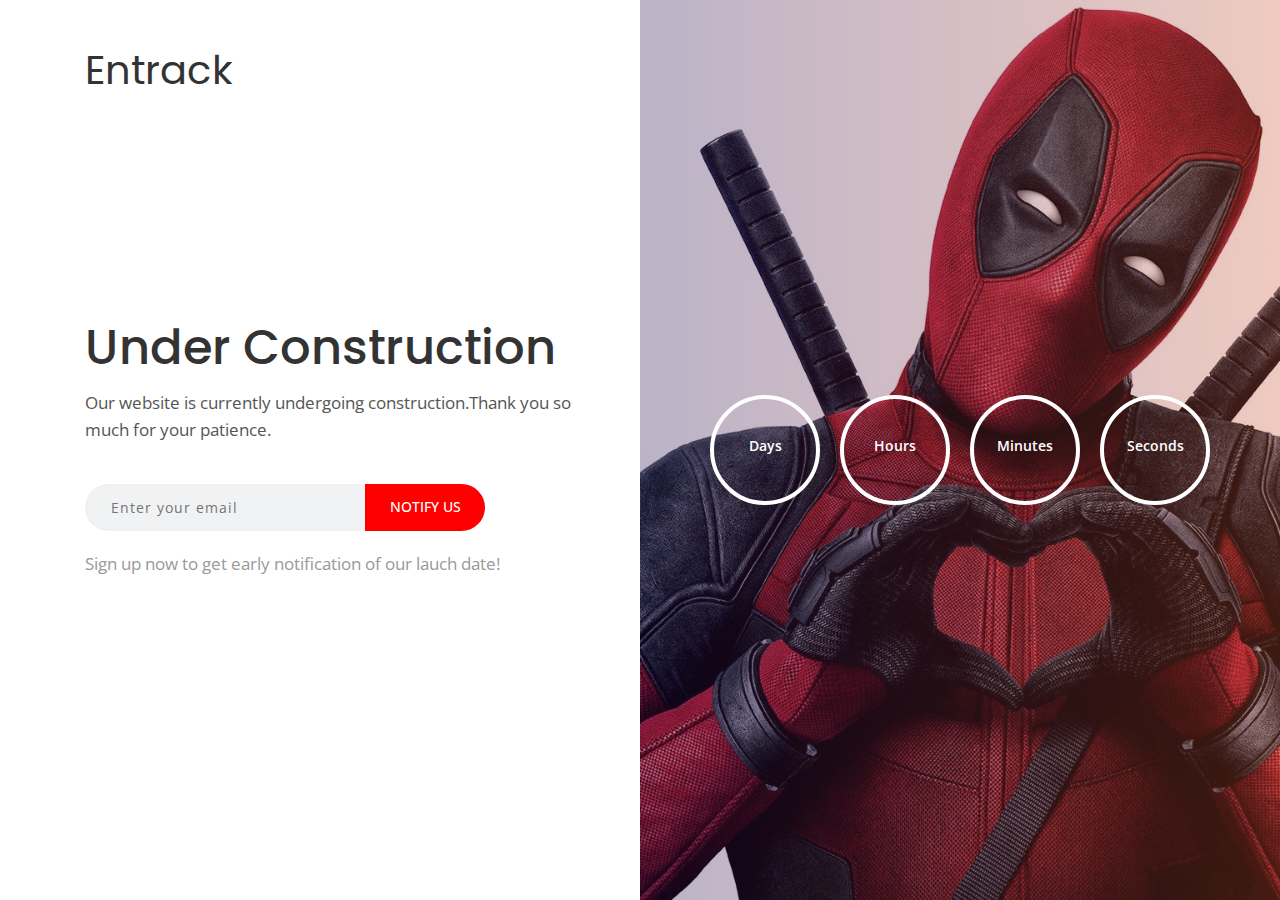
<file: index.html>
<!DOCTYPE HTML>
<html lang="en">

<head>
	<title>Entrack</title>
	<meta http-equiv="X-UA-Compatible" content="IE=edge">
	<meta name="viewport" content="width=device-width, initial-scale=1">
	<meta charset="UTF-8">


	<!-- Font -->

	<link href="https://fonts.googleapis.com/css?family=Open+Sans:400,700%7CPoppins:400,500" rel="stylesheet">

	<!-- Stylesheets -->
	<link rel="stylesheet" href="https://maxcdn.bootstrapcdn.com/bootstrap/4.0.0/css/bootstrap.min.css" integrity="sha384-Gn5384xqQ1aoWXA+058RXPxPg6fy4IWvTNh0E263XmFcJlSAwiGgFAW/dAiS6JXm"
	 crossorigin="anonymous">
	<link href="css/styles.css" rel="stylesheet">

	<link href="css/responsive.css" rel="stylesheet">

</head>

<body>

	<div class="main-area">
		<div class="container full-height position-static">

			<section class="left-section full-height">

				<h3 class="logo">Entrack</h3>

				<div class="display-table">
					<div class="display-table-cell">
						<div class="main-content">
							<h2 class="title"><b>Under Construction</b></h1>
								<p>Our website is currently undergoing construction.Thank you so much for your patience.</p>

								<div class="email-input-area">
									<form method="post">
										<input class="email-input" name="email" type="text" placeholder="Enter your email" />
										<button class="submit-btn" style="background:red" name="submit" type="submit"><b>NOTIFY US</b></button>
									</form>
								</div><!-- email-input-area -->

								<p class="post-desc">Sign up now to get early notification of our lauch date!</p>
						</div><!-- main-content -->
					</div><!-- display-table-cell -->
				</div><!-- display-table -->

			</section><!-- left-section -->

			<section class="right-section" style="background-image: url(images/dead.jpeg); background-position: top center;background-repeat: no-repeat">

				<div class="display-table center-text">
					<div class="display-table-cell">


						<div class="countdown">
							<div class="days">
								<div id="day"></div>
								<span>Days</span>
							</div>
							<div class="hours">
								<div id="hour"></div>
								<span>Hours</span>
							</div>
							<div class="mins">
								<div id="min"></div>
								<span>Minutes</span>
							</div>
							<div class="secs">
								<div id="sec"></div>
								<span>Seconds</span>
							</div>
						</div>


					</div><!-- display-table-cell -->
				</div><!-- display-table -->

			</section><!-- right-section -->

		</div><!-- container -->
	</div><!-- main-area -->

	<!-- SCIPTS -->


	<script src="js/index.js"></script>

</body>

</html>
</file>
<file: css/styles.css>
/* ---------------------------------
1. PRIMARY STYLES
--------------------------------- */

html {
	font-size: 100%;
	height: 100%;
	width: 100%;
	overflow-x: hidden;
	margin: 0px;
	padding: 0px;
	touch-action: manipulation;
}

body {
	font-size: 16px;
	font-family: 'Open Sans', sans-serif;
	width: 100%;
	height: 100%;
	margin: 0;
	font-weight: 400;
	-webkit-font-smoothing: antialiased;
	-moz-osx-font-smoothing: grayscale;
	word-wrap: break-word;
	overflow-x: hidden;
	color: #333;
}

h1,
h2,
h3,
h4,
h5,
h6,
p,
a,
ul,
span,
li,
img,
inpot,
button {
	margin: 0;
	padding: 0;
}

h1,
h2,
h3,
h4,
h5,
h6 {
	line-height: 1.5;
	font-weight: inherit;
}

h1,
h2,
h3 {
	font-family: 'Poppins', sans-serif;
}

p {
	line-height: 1.6;
	font-size: 1.05em;
	font-weight: 400;
	color: #555;
}

h1 {
	font-size: 3.5em;
	line-height: 1;
}
h2 {
	font-size: 3em;
	line-height: 1.1;
}
h3 {
	font-size: 2.5em;
}
h4 {
	font-size: 1.5em;
}
h5 {
	font-size: 1.2em;
}
h6 {
	font-size: 0.9em;
	letter-spacing: 1px;
}

a,
button {
	display: inline-block;
	text-decoration: none;
	color: inherit;
	transition: all 0.3s;
	line-height: 1;
}

a:focus,
a:active,
a:hover,
button:focus,
button:active,
button:hover,
a b.light-color:hover {
	text-decoration: none;
	color: #e45f74;
}

b {
	font-weight: 500;
}

img {
	width: 100%;
}

li {
	list-style: none;
	display: inline-block;
}

span {
	display: inline-block;
}

button {
	outline: 0;
	border: 0;
	background: none;
	cursor: pointer;
}

b.light-color {
	color: #444;
}

.icon {
	font-size: 1.1em;
	display: inline-block;
	line-height: inherit;
}

[class^='icon-']:before,
[class*=' icon-']:before {
	line-height: inherit;
}

/* ---------------------------------
2. COMMONS FOR PAGE DESIGN
--------------------------------- */

.center-text {
	text-align: center;
}

.display-table {
	display: table;
	height: 100%;
	width: 100%;
}

.display-table-cell {
	display: table-cell;
	vertical-align: middle;
}

::-webkit-input-placeholder {
	font-size: 0.9em;
	letter-spacing: 1px;
}

::-moz-placeholder {
	font-size: 0.9em;
	letter-spacing: 1px;
}

:-ms-input-placeholder {
	font-size: 0.9em;
	letter-spacing: 1px;
}

:-moz-placeholder {
	font-size: 0.9em;
	letter-spacing: 1px;
}

.full-height {
	height: 100%;
}

.position-static {
	position: static;
}

.main-area {
	position: relative;
	height: 100vh;
}

/* ---------------------------------
3. LEFT SECTION
--------------------------------- */

.left-section {
	float: left;
	width: 50%;
	position: relative;
}

.left-section .logo {
	position: absolute;
	top: 40px;
	height: 30px;
}

.left-section .logo img {
	height: 100%;
	width: auto;
}

.left-section .main-content {
	padding: 40px 40px 40px 0;
}

.main-content .title {
	margin-bottom: 15px;
}

.main-content .email-input-area {
	margin: 40px 0 20px;
	position: relative;
	width: 400px;
	height: 47px;
}

.main-content .email-input-area .email-input {
	width: 100%;
	position: absolute;
	top: 0;
	bottom: 0;
	left: 0;
	border-radius: 40px;
	border: 0;
	outline: 0;
	padding: 0 140px 0 25px;
	transition: all 0.2s;
	background: #f1f2f3;
	box-shadow: inset 0 0 1px rgba(0, 0, 0, 0.1);
	border: 1px solid transparent;
}

.main-content .email-input-area .email-input:focus {
	border-color: #f89fbc;
}

.main-content .email-input-area .submit-btn {
	width: 120px;
	text-align: center;
	position: absolute;
	top: 0;
	bottom: 0;
	right: 0;
	font-size: 0.9em;
	border-radius: 0 40px 40px 0;
	transition: all 0.3s;
	background: #f84982;
	color: #fff;
}

.main-content .email-input-area .submit-btn:hover {
	background: #e40b52;
}

.main-content .post-desc {
	color: #999;
}

.left-section .footer-icons {
	position: absolute;
	bottom: 30px;
}

.left-section .footer-icons > li > a {
	display: inline-block;
	font-size: 1.07em;
	padding: 0 0px;
}

.left-section .footer-icons > li:first-child {
	margin-right: 10px;
}

.left-section .footer-icons > li > a > i {
	display: inline-block;
	height: 35px;
	line-height: 33px;
	transition: all 0.2s;
	border-radius: 40px;
	text-align: center;
	width: 35px;
}

.left-section .footer-icons > li > a:hover > i {
	border: 1px solid;
}

.left-section .footer-icons > li > a > i[class*='facebook'] {
	color: #2a61d6;
	border-color: #2a61d6;
}
.left-section .footer-icons > li > a > i[class*='twitter'] {
	color: #3aa4f8;
	border-color: #3aa4f8;
}
.left-section .footer-icons > li > a > i[class*='google'] {
	color: #f43846;
	border-color: #f43846;
}
.left-section .footer-icons > li > a > i[class*='instagram'] {
	color: #8f614a;
	border-color: #8f614a;
}
.left-section .footer-icons > li > a > i[class*='pinterest'] {
	color: #e1c013;
	border-color: #e1c013;
}

/* ---------------------------------
4. RIGHT SECTION
--------------------------------- */

.right-section {
	position: absolute;
	top: 0;
	bottom: 0;
	right: 0;
	width: 50%;
	background-size: cover;
	z-index: 1;
}

.right-section:after {
	content: '';
	position: absolute;
	top: 0;
	bottom: 0;
	right: 0;
	left: 0;
	z-index: -2;
	opacity: 0.3;
	background: linear-gradient(to right, #23074d, #cc5333);
}

#rounded-countdown {
	width: 80%;
	margin: 0 auto;
}

.countdown {
	display: flex;
	justify-content: center;
	align-items: center;
	align-content: center;
}

.countdown > div {
	width: 110px;
	height: 110px;
	font-size: 44px;
	line-height: 39px;
	font-weight: 600;
	padding: 20px 0;
	margin: 0 10px;
	box-sizing: border-box;
	text-align: center;
	color: #fff;
	border: solid 4px #fff;
	border-radius: 50%;
}

.countdown > div > span {
	display: block;
	margin-top: 20px;
	font-size: 14px;
	line-height: 14px;
	font-weight: 600;
	color: #fff;
}
</file>
<file: css/responsive.css>
/* Screens Resolution : 992px
-------------------------------------------------------------------------- */
@media only screen and (max-width: 1200px) {
	
	/* ---------------------------------
	4. RIGHT SECTION
	--------------------------------- */

	#rounded-countdown{ width: 100%; }
	
}

/* Screens Resolution : 992px
-------------------------------------------------------------------------- */
@media only screen and (max-width: 992px) {
	
	
	.main-area{ position: relative; height: 200vh; }


	/* ---------------------------------
	3. LEFT SECTION
	--------------------------------- */

	.left-section{ float: none; width: 100%; height: 50%; }
	
	.left-section .main-content{ padding: 40px 0; }
	
	.main-content .email-input-area{ width: 100%; }
	
	.main-content .email-input-area .email-input{ padding: 0 115px 0 20px; }
	
	.main-content .email-input-area .submit-btn{ width: 100px; } 
	
	.left-section .footer-icons > li > a > i{ height: 30px; line-height: 28px; width: 30px; }
	
	
	/* ---------------------------------
	4. RIGHT SECTION
	--------------------------------- */

	.right-section{ top: 50%; bottom: auto; width: 100%; height: 50%; }

	.date-countdown{ width: 100%; }
	
	.date-countdown .time_circles > div > h4{ font-size: .7em!important; }

}


/* Screens Resolution : 767px
-------------------------------------------------------------------------- */
@media only screen and (max-width: 767px) {
	
	/* ---------------------------------
	1. PRIMARY STYLES
	--------------------------------- */

	p{ line-height: 1.4; }

	h1{ font-size: 2.8em; line-height: 1; }
	h2{ font-size: 2.2em; line-height: 1.1; }
	h3{ font-size: 1.8em; }
	
}

/* Screens Resolution : 479px
-------------------------------------------------------------------------- */
@media only screen and (max-width: 479px) {

	/* ---------------------------------
	1. PRIMARY STYLES
	--------------------------------- */

	body{ font-size: 12px;  }

}

/* Screens Resolution : 359px
-------------------------------------------------------------------------- */
@media only screen and (max-width: 359px) {
	
	
}

/* Screens Resolution : 290px
-------------------------------------------------------------------------- */
@media only screen and (max-width: 290px) {
	
	
}
</file>
